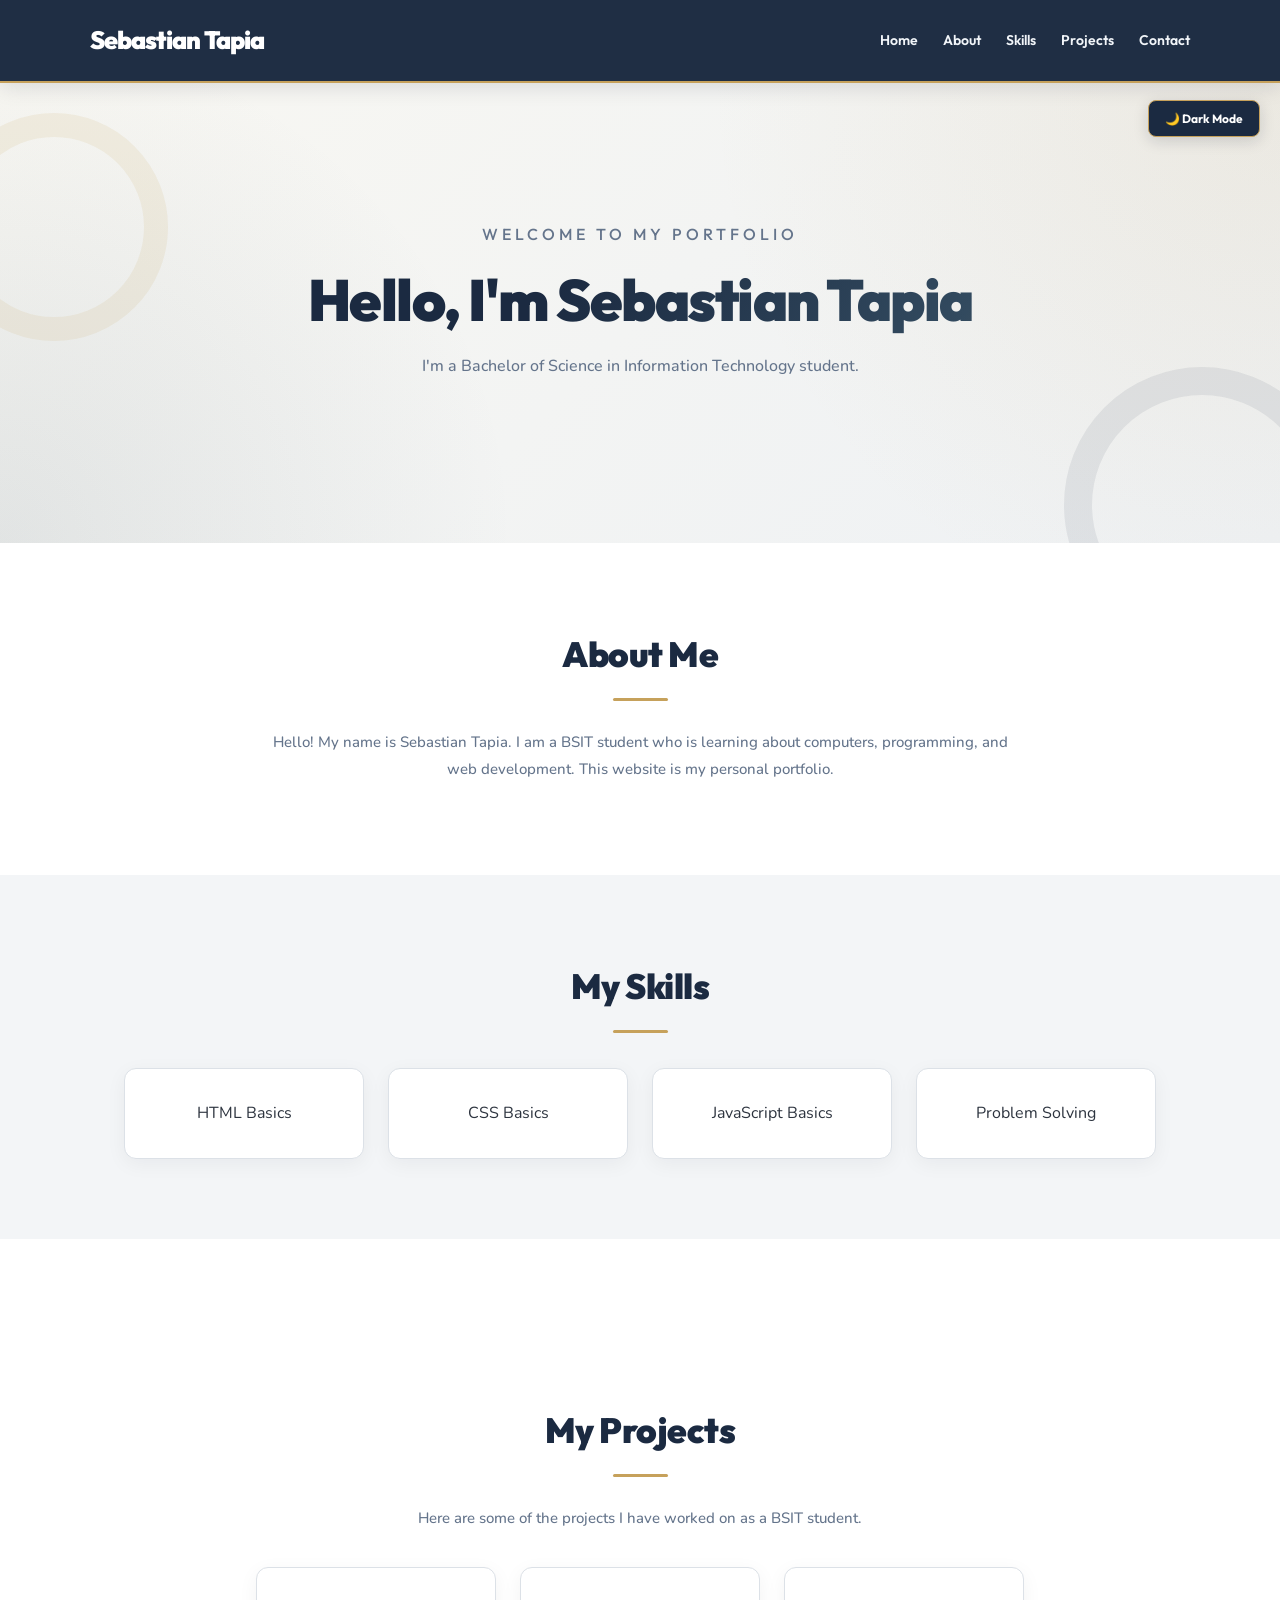
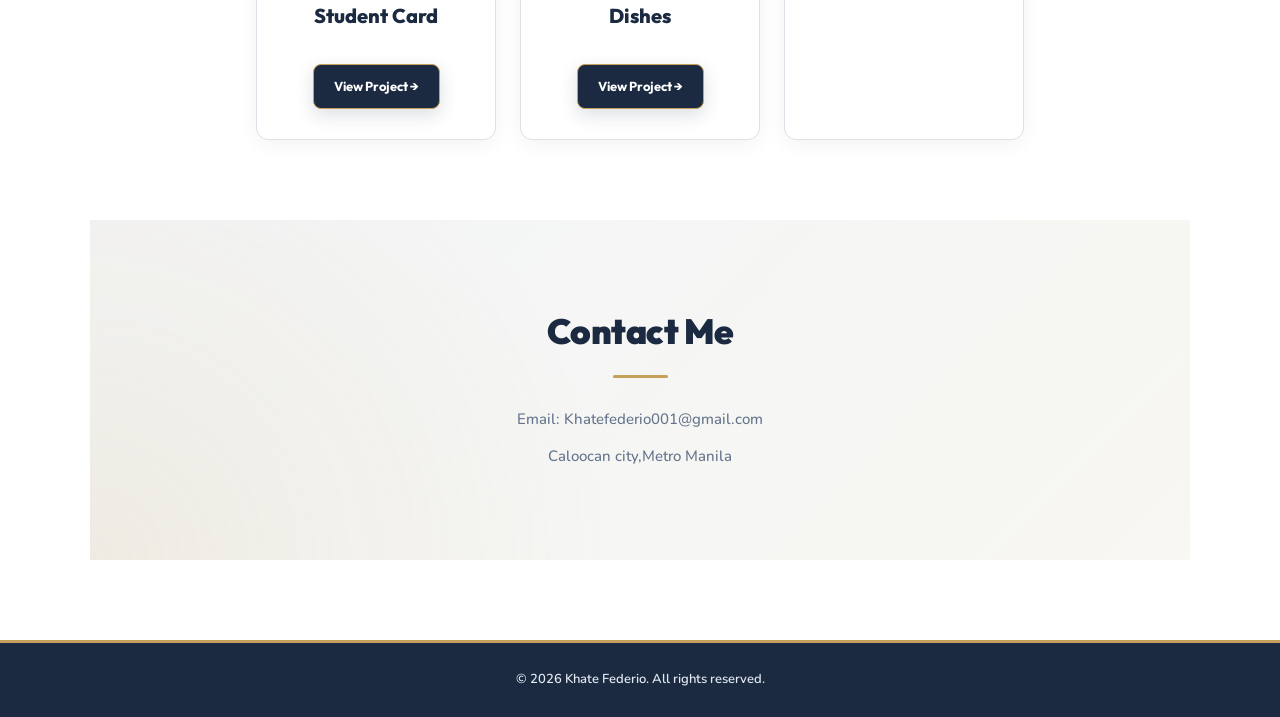
<file: index.html>
<!DOCTYPE html>
<html lang="en">
<head>
    <meta charset="UTF-8">
    <meta name="viewport" content="width=device-width, initial-scale=1.0">
    <title>Sebastian Tapia| Portfolio</title>
    <link rel="stylesheet" href="style.css">
</head>
<body>
    <header>
        <nav class="navbar">
            <h2 class="logo">Sebastian Tapia</h2>
            <ul class="nav-links">
                <li><a href="#home">Home</a></li>
                <li><a href="#about">About</a></li>
                <li><a href="#skills">Skills</a></li>
                <li><a href="#projects">Projects</a></li>
                <li><a href="#contact">Contact</a></li>
            </ul>
        </nav>
    </header>

    <main>
        <section id="home" class="hero">
            <p class="small-title">WELCOME TO MY PORTFOLIO</p>
            <h1>Hello, I'm <span>Sebastian Tapia    </span></h1>
            <p>I'm a Bachelor of Science in Information Technology student.</p>
            
            <p id="welcomeMessage" class="message"></p>
        </section>

        <section id="about" class="section">
            <h2>About Me</h2>
            <p>
                Hello! My name is Sebastian Tapia. I am a BSIT student who is
                learning about computers, programming, and web development.
                This website is my personal portfolio.
            </p>
        </section>

        <section id="skills" class="section alternate">
            <h2>My Skills</h2>
            <div class="cards">
                <div class="card">HTML Basics</div>
                <div class="card">CSS Basics</div>
                <div class="card">JavaScript Basics</div>
                <div class="card">Problem Solving</div>
            </div>
        </section>

        <section id="projects" class="section">
            <section id="projects" class="section"> <h2>My Projects</h2> <p>Here are some of the projects I have worked on as a BSIT student.</p> <div class="cards"> <div class="card"> <h3>Student Card</h3><a href="dheijwjw.html" class="project-link"> View Project → </a> </div> <div class="card"> <h3>Dishes</h3><a href="SJSJS.html" class="project-link"> View Project → </a> </div> <div class="card"></section> 

        <section id="contact" class="section alternate">
            <h2>Contact Me</h2>
            <p>Email: Khatefederio001@gmail.com</p>
            <p>Caloocan city,Metro Manila</p>
           
        </section>
    </main>

    <footer>
        <p>&copy; <span id="year"></span> Khate Federio. All rights reserved.</p>
    </footer>

    <script src="script.js"></script>
</body>
</html>
</file>
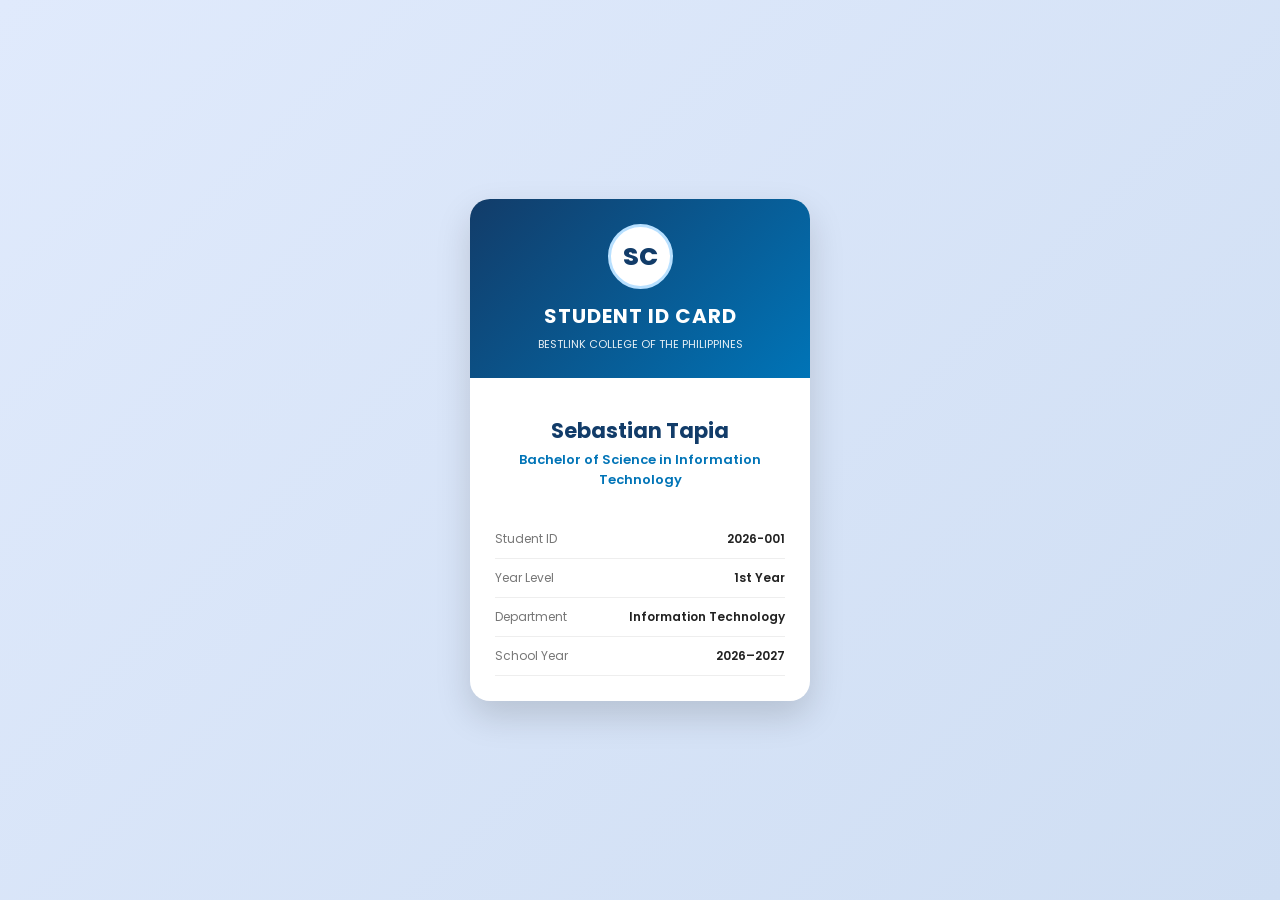
<file: dheijwjw.html>
<!DOCTYPE html>
<html lang="en">
<head>
    <meta charset="UTF-8">
    <meta name="viewport" content="width=device-width, initial-scale=1.0">
    <title>Student ID Card</title>

    <link href="https://fonts.googleapis.com/css2?family=Poppins:wght@400;500;600;700;800&display=swap" rel="stylesheet">

    <style>
        * {
            margin: 0;
            padding: 0;
            box-sizing: border-box;
        }

        body {
            font-family: 'Poppins', sans-serif;
            background: linear-gradient(135deg, #e0eafc, #cfdef3);
            min-height: 100vh;
            display: flex;
            justify-content: center;
            align-items: center;
            padding: 20px;
        }

        .student-card {
            width: 340px;
            background: white;
            border-radius: 20px;
            overflow: hidden;
            box-shadow: 0 15px 35px rgba(0, 0, 0, 0.15);
            transition: transform 0.3s ease;
        }

        .student-card:hover {
            transform: translateY(-8px);
        }

        .header {
            background: linear-gradient(135deg, #123c69, #0074b7);
            color: white;
            text-align: center;
            padding: 25px 15px;
        }

        .school-logo {
            width: 65px;
            height: 65px;
            background: white;
            color: #123c69;
            border-radius: 50%;
            display: flex;
            align-items: center;
            justify-content: center;
            font-size: 25px;
            font-weight: 800;
            margin: 0 auto 12px;
            border: 3px solid #b8e0ff;
        }

        .header h2 {
            font-size: 20px;
            letter-spacing: 1px;
        }

        .header p {
            font-size: 11px;
            margin-top: 5px;
            opacity: 0.9;
        }

        .profile {
            text-align: center;
            padding: 25px 20px 15px;
        }

        .profile img {
            width: 115px;
            height: 115px;
            object-fit: cover;
            border-radius: 50%;
            border: 5px solid #d8eaff;
            background: #eee;
        }

        .profile h3 {
            margin-top: 12px;
            color: #123c69;
            font-size: 21px;
        }

        .profile .course {
            color: #0074b7;
            font-size: 13px;
            font-weight: 600;
            margin-top: 4px;
        }

        .details {
            padding: 15px 25px 25px;
        }

        .detail-row {
            display: flex;
            justify-content: space-between;
            gap: 10px;
            padding: 10px 0;
            border-bottom: 1px solid #eeeeee;
            font-size: 12px;
        }

        .label {
            color: #777;
        }

        .value {
            color: #222;
            font-weight: 600;
            text-align: right;
        }

        .footer {
            background: #123c69;
            color: white;
            text-align: center;
            padding: 13px;
            font-size: 11px;
            letter-spacing: 1px;
        }

        .footer span {
            color: #8bd3ff;
        }

        @media (max-width: 380px) {
            .student-card {
                width: 100%;
            }
        }
    </style>
</head>
<body>

    <div class="student-card">

        <div class="header">
            <div class="school-logo">SC</div>
            <h2>STUDENT ID CARD</h2>
            <p>BESTLINK COLLEGE OF THE PHILIPPINES</p>
        </div>

        <div class="profile">
            
            <h3>Sebastian Tapia</h3>
            <p class="course">Bachelor of Science in Information Technology</p>
        </div>

        <div class="details">
            <div class="detail-row">
                <span class="label">Student ID</span>
                <span class="value">2026-001</span>
            </div>

            <div class="detail-row">
                <span class="label">Year Level</span>
                <span class="value">1st Year</span>
            </div>

            <div class="detail-row">
                <span class="label">Department</span>
                <span class="value">Information Technology</span>
            </div>

            <div class="detail-row">
                <span class="label">School Year</span>
                <span class="value">2026–2027</span>
            </div>
        </div>

        

    </div>

</body>
</html>
</file>
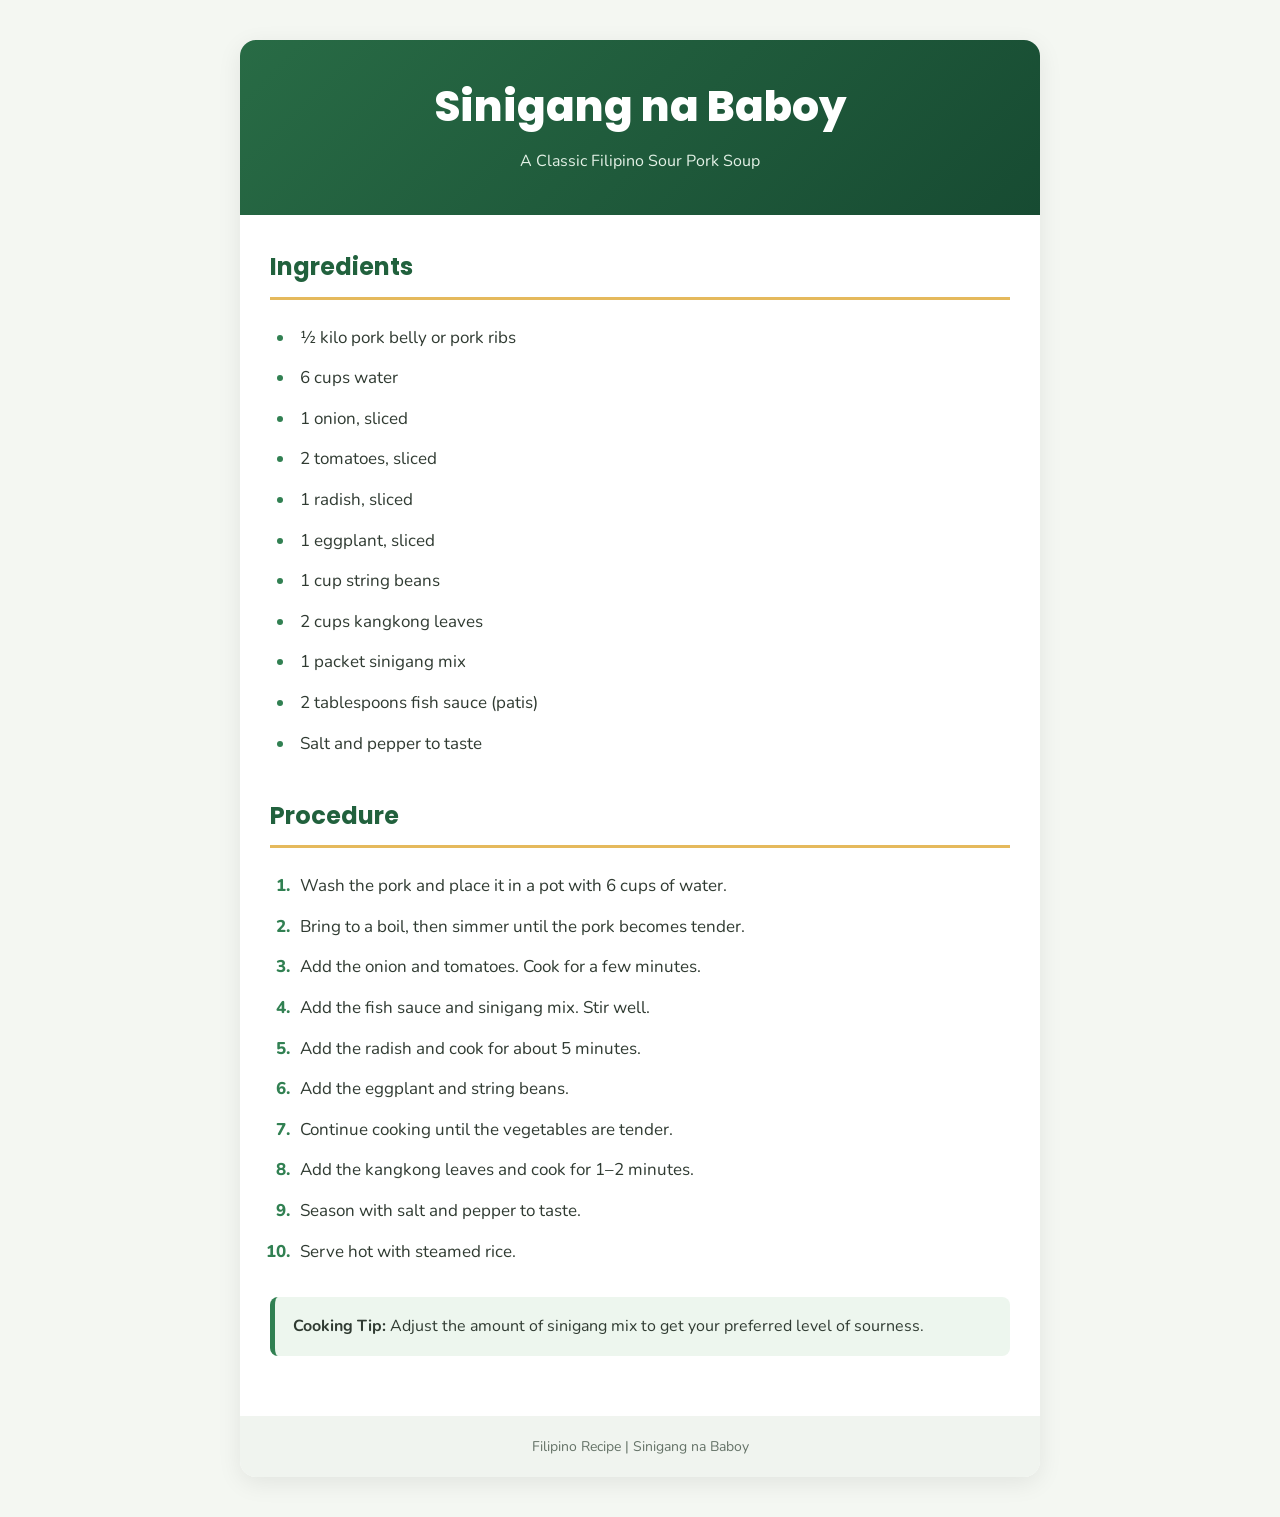
<file: SJSJS.html>
<!DOCTYPE html> <html lang="en"> <head> <meta charset="UTF-8"> <meta name="viewport" content="width=device-width, initial-scale=1.0"> <title>Sinigang na Baboy Recipe</title> <link rel="preconnect" href="https://fonts.googleapis.com"> <link rel="preconnect" href="https://fonts.gstatic.com" crossorigin> <link href="https://fonts.googleapis.com/css2?family=Nunito:wght@400;600;700;800&family=Poppins:wght@400;500;600;700;800&display=swap" rel="stylesheet"> <style> * { box-sizing: border-box; margin: 0; padding: 0; } body { font-family: 'Nunito', sans-serif; background-color: #f4f7f2; color: #303b32; line-height: 1.8; padding: 20px; } .container { max-width: 800px; margin: 20px auto; background: white; border-radius: 16px; overflow: hidden; box-shadow: 0 6px 25px rgba(0, 0, 0, 0.08); } header { background: linear-gradient(135deg, #286b45, #174b32); color: white; text-align: center; padding: 40px 20px; } header h1 { font-family: 'Poppins', sans-serif; font-size: clamp(28px, 6vw, 42px); font-weight: 800; line-height: 1.3; margin-bottom: 12px; } header p { font-size: 16px; color: #e3f1e6; } .content { padding: 30px; } .section { margin-bottom: 30px; } h2 { font-family: 'Poppins', sans-serif; font-size: 24px; color: #21613d; border-bottom: 3px solid #e5b95c; padding-bottom: 8px; margin-bottom: 18px; } ul, ol { padding-left: 25px; } li { font-size: 17px; padding: 5px 0; padding-left: 5px; } li::marker { color: #318052; font-weight: 800; } .tip { background: #edf6ee; border-left: 5px solid #318052; padding: 15px 18px; border-radius: 8px; margin-top: 25px; font-size: 16px; } footer { text-align: center; background: #f0f4ef; padding: 18px; color: #647267; font-size: 14px; } @media (max-width: 600px) { body { padding: 10px; } .container { margin: 5px auto; } header { padding: 30px 16px; } .content { padding: 22px 18px; } h2 { font-size: 21px; } li { font-size: 16px; line-height: 1.6; } } </style> </head> <body> <div class="container"> <header> <h1>Sinigang na Baboy</h1> <p>A Classic Filipino Sour Pork Soup</p> </header> <main class="content"> <section class="section"> <h2>Ingredients</h2> <ul> <li>½ kilo pork belly or pork ribs</li> <li>6 cups water</li> <li>1 onion, sliced</li> <li>2 tomatoes, sliced</li> <li>1 radish, sliced</li> <li>1 eggplant, sliced</li> <li>1 cup string beans</li> <li>2 cups kangkong leaves</li> <li>1 packet sinigang mix</li> <li>2 tablespoons fish sauce (patis)</li> <li>Salt and pepper to taste</li> </ul> </section> <section class="section"> <h2>Procedure</h2> <ol> <li>Wash the pork and place it in a pot with 6 cups of water.</li> <li>Bring to a boil, then simmer until the pork becomes tender.</li> <li>Add the onion and tomatoes. Cook for a few minutes.</li> <li>Add the fish sauce and sinigang mix. Stir well.</li> <li>Add the radish and cook for about 5 minutes.</li> <li>Add the eggplant and string beans.</li> <li>Continue cooking until the vegetables are tender.</li> <li>Add the kangkong leaves and cook for 1–2 minutes.</li> <li>Season with salt and pepper to taste.</li> <li>Serve hot with steamed rice.</li> </ol> <div class="tip"> <strong>Cooking Tip:</strong> Adjust the amount of sinigang mix to get your preferred level of sourness. </div> </section> </main> <footer> Filipino Recipe | Sinigang na Baboy </footer> </div> </body> </html>
</file>
<file: style.css>
@import url('https://fonts.googleapis.com/css2?family=Nunito:wght@400;500;600;700;800;900&family=Outfit:wght@400;500;600;700;800;900&display=swap'); :root { --dark-purple: #1B2A41; --deep-purple: #324A5F; --purple: #1B2A41; --violet: #C6A15B; --lavender: #F8F7F2; --pink: #D9C08A; --light-purple: #EEF1F4; --text: #2D343F; --muted: #64748B; --gradient: linear-gradient(120deg, #1B2A41, #324A5F, #C6A15B); --border: #DCE1E7; --white: #FFFFFF; } * { box-sizing: border-box; margin: 0; padding: 0; } html { scroll-behavior: smooth; scroll-padding-top: 90px; } body { font-family: 'Nunito', sans-serif; line-height: 1.8; color: var(--text); background: var(--white); transition: background 0.3s ease, color 0.3s ease; } ::selection { background: #C6A15B; color: #1B2A41; } /* NAVIGATION BAR */ header { background: rgba(27, 42, 65, 0.98); color: white; padding: 18px 7%; position: sticky; top: 0; z-index: 100; box-shadow: 0 4px 20px rgba(15, 23, 42, 0.12); backdrop-filter: blur(12px); border-bottom: 2px solid #C6A15B; } .navbar { display: flex; justify-content: space-between; align-items: center; gap: 20px; flex-wrap: wrap; } .logo { font-family: 'Outfit', sans-serif; font-size: 25px; font-weight: 900; letter-spacing: -1px; color: #FFFFFF; transition: color 0.3s ease, transform 0.3s ease; } .logo:hover { color: #D9C08A; transform: translateY(-2px); } .nav-links { list-style: none; display: flex; gap: 25px; flex-wrap: wrap; } .nav-links a { color: #F1F5F9; text-decoration: none; font-family: 'Outfit', sans-serif; font-size: 14px; font-weight: 600; position: relative; transition: color 0.3s ease; } .nav-links a::after { content: ""; position: absolute; left: 50%; bottom: -6px; width: 0; height: 2px; border-radius: 10px; background: #C6A15B; transition: width 0.3s ease, left 0.3s ease; } .nav-links a:hover { color: #D9C08A; } .nav-links a:hover::after { width: 100%; left: 0; } /* HOME SECTION */ .hero { min-height: 460px; padding: 100px 7%; display: flex; flex-direction: column; justify-content: center; align-items: center; text-align: center; background: radial-gradient(circle at top right, rgba(198, 161, 91, 0.12), transparent 42%), radial-gradient(circle at bottom left, rgba(50, 74, 95, 0.10), transparent 38%), linear-gradient(135deg, #F8F7F2, #EEF1F4); position: relative; overflow: hidden; } .hero::before { content: ""; position: absolute; width: 180px; height: 180px; border: 24px solid rgba(198, 161, 91, 0.12); border-radius: 50%; top: 30px; left: -60px; animation: floatCircle 7s ease-in-out infinite; } .hero::after { content: ""; position: absolute; width: 220px; height: 220px; border: 28px solid rgba(27, 42, 65, 0.08); border-radius: 50%; bottom: -100px; right: -60px; animation: floatCircle 9s ease-in-out infinite reverse; } .hero > * { position: relative; z-index: 1; } .small-title { color: #8A6B2F; font-family: 'Outfit', sans-serif; font-size: 13px; font-weight: 800; letter-spacing: 4px; margin-bottom: 15px; text-transform: uppercase; animation: fadeUp 0.8s ease both; } .hero h1 { font-family: 'Outfit', sans-serif; margin: 10px 0 15px; font-size: clamp(34px, 5vw, 58px); font-weight: 900; line-height: 1.25; letter-spacing: -1.5px; color: #1B2A41; animation: fadeUp 1s ease both; } .hero h1 span { display: inline-block; background: linear-gradient(120deg, #1B2A41, #324A5F, #A9843D); background-size: 200% auto; -webkit-background-clip: text; -webkit-text-fill-color: transparent; animation: gradientMove 5s linear infinite; transition: transform 0.3s ease; } .hero h1 span:hover { transform: translateY(-4px); } .hero p { max-width: 650px; margin-bottom: 5px; font-size: 16px; font-weight: 500; color: #64748B; animation: fadeUp 1.2s ease both; } /* BUTTONS */ button, .project-link { display: inline-block; margin-top: 24px; padding: 13px 28px; border: 1px solid #C6A15B; border-radius: 8px; background: #1B2A41; color: white; font-family: 'Outfit', sans-serif; font-size: 14px; font-weight: 700; text-decoration: none; cursor: pointer; box-shadow: 0 6px 18px rgba(27, 42, 65, 0.15); transition: transform 0.3s ease, box-shadow 0.3s ease, background 0.3s ease, color 0.3s ease; } button:hover, .project-link:hover { transform: translateY(-4px); background: #C6A15B; color: #1B2A41; box-shadow: 0 10px 25px rgba(27, 42, 65, 0.18); } button:active, .project-link:active { transform: scale(0.96); } button:focus-visible, .project-link:focus-visible, .nav-links a:focus-visible { outline: 3px solid #C6A15B; outline-offset: 4px; } .message { margin-top: 15px; color: #8A6B2F; font-size: 14px; font-weight: 800; animation: fadeUp 0.5s ease; } /* GENERAL SECTIONS */ .section { padding: 80px 7%; text-align: center; } .section h2 { font-family: 'Outfit', sans-serif; color: #1B2A41; font-size: clamp(27px, 4vw, 35px); font-weight: 900; margin-bottom: 28px; letter-spacing: -0.5px; transition: color 0.3s ease; } .section h2:hover { color: #8A6B2F; } .section h2::after { content: ""; display: block; width: 55px; height: 3px; margin: 12px auto 0; background: #C6A15B; border-radius: 10px; transition: width 0.4s ease; } .section h2:hover::after { width: 100px; } .section p { max-width: 750px; margin: 0 auto 12px; font-size: 15px; font-weight: 500; color: #64748B; } .alternate { background: #F3F5F7; } /* SKILLS AND PROJECT CARDS */ .cards { display: flex; justify-content: center; align-items: stretch; gap: 24px; flex-wrap: wrap; max-width: 1100px; margin: 35px auto 0; } .card { background: #FFFFFF; border: 1px solid #DCE1E7; border-radius: 12px; padding: 30px 24px; width: 240px; box-shadow: 0 5px 20px rgba(15, 23, 42, 0.05); position: relative; overflow: hidden; transition: transform 0.35s ease, box-shadow 0.35s ease, border-color 0.35s ease; } .card::before { content: ""; position: absolute; top: 0; left: 0; width: 100%; height: 3px; background: #C6A15B; transform: scaleX(0); transform-origin: left; transition: transform 0.35s ease; } .card:hover { transform: translateY(-8px); border-color: #C6A15B; box-shadow: 0 15px 35px rgba(27, 42, 65, 0.12); } .card:hover::before { transform: scaleX(1); } .card h3 { font-family: 'Outfit', sans-serif; color: #1B2A41; font-size: 20px; font-weight: 800; margin-bottom: 12px; transition: color 0.3s ease; } .card:hover h3 { color: #8A6B2F; } .card p { font-size: 14px; line-height: 1.8; margin-bottom: 0; } /* PROJECT LINKS */ .project-link { margin-top: 18px; padding: 10px 20px; font-size: 13px; border-radius: 8px; } /* CONTACT SECTION */ #contact { background: radial-gradient(circle at bottom left, rgba(198, 161, 91, 0.12), transparent 45%), linear-gradient(135deg, #F3F5F7, #F8F7F2); } #contact p { margin-bottom: 10px; } #contact a { color: #324A5F; font-weight: 800; text-decoration: none; transition: color 0.3s ease; overflow-wrap: anywhere; } #contact a:hover { color: #8A6B2F; text-decoration: underline; } .edit-note { font-size: 12px !important; color: #64748B !important; margin-top: 18px !important; } /* FOOTER */ footer { padding: 25px 7%; text-align: center; background: #1B2A41; border-top: 3px solid #C6A15B; color: white; font-size: 13px; } footer p { margin: 0; color: #E2E8F0; font-weight: 600; } /* ANIMATIONS */ @keyframes gradientMove { 0% { background-position: 0% center; } 100% { background-position: 200% center; } } @keyframes floatCircle { 0%, 100% { transform: translateY(0) rotate(0deg); } 50% { transform: translateY(-18px) rotate(8deg); } } @keyframes fadeUp { from { opacity: 0; transform: translateY(18px); } to { opacity: 1; transform: translateY(0); } } /* MOBILE RESPONSIVENESS */ @media (max-width: 700px) { header { padding: 16px 5%; } .navbar { flex-direction: column; gap: 12px; } .logo { font-size: 23px; } .nav-links { justify-content: center; gap: 12px 18px; } .nav-links a { font-size: 13px; } .hero { min-height: 370px; padding: 75px 5%; } .hero h1 { letter-spacing: -0.8px; } .hero p { font-size: 14px; } .small-title { font-size: 10px; letter-spacing: 3px; } .section { padding: 60px 5%; } .section p { font-size: 14px; } .cards { gap: 18px; } .card { width: 100%; max-width: 350px; } .hero::before { width: 120px; height: 120px; border-width: 18px; } .hero::after { width: 150px; height: 150px; border-width: 20px; } } /* ACCESSIBILITY */ @media (prefers-reduced-motion: reduce) { html { scroll-behavior: auto; } *, *::before, *::after { animation-duration: 0.01ms !important; animation-iteration-count: 1 !important; transition-duration: 0.01ms !important; } } /* DARK MODE BUTTON */ #themeToggle { position: fixed; top: 100px; right: 20px; z-index: 999; margin: 0; padding: 10px 16px; border-radius: 8px; background: #1B2A41; color: white; border: 1px solid #C6A15B; font-size: 12px; box-shadow: 0 4px 15px rgba(15, 23, 42, 0.15); } #themeToggle:hover { transform: translateY(-3px); background: #C6A15B; color: #1B2A41; } /* DARK MODE THEME */ body.dark-mode { background: #0D1524; color: #E2E8F0; } body.dark-mode header { background: #080F1C; border-bottom-color: #C6A15B; } body.dark-mode .hero { background: radial-gradient(circle at top right, rgba(198, 161, 91, 0.10), transparent 42%), linear-gradient(135deg, #0D1524, #1B2A41); } body.dark-mode .hero h1, body.dark-mode .section h2 { color: #F8FAFC; } body.dark-mode .hero p, body.dark-mode .section p, body.dark-mode .card p { color: #CBD5E1; } body.dark-mode .small-title { color: #D9C08A; } body.dark-mode .section, body.dark-mode .alternate { background: #0D1524; } body.dark-mode .card { background: #172235; border-color: #324A5F; } body.dark-mode .card h3 { color: #D9C08A; } body.dark-mode .card:hover { border-color: #C6A15B; } body.dark-mode #contact { background: linear-gradient(135deg, #111C2E, #1B2A41); } body.dark-mode #contact a { color: #D9C08A; } body.dark-mode .edit-note { color: #94A3B8 !important; } body.dark-mode footer { background: #080F1C; } body.dark-mode .nav-links a { color: #E2E8F0; } body.dark-mode .nav-links a:hover { color: #D9C08A; } body.dark-mode #themeToggle { background: #C6A15B; color: #1B2A41; } /* BACK TO TOP BUTTON */ #backToTop { position: fixed; right: 20px; bottom: 25px; z-index: 999; width: 45px; height: 45px; padding: 0; margin: 0; border-radius: 50%; font-size: 25px; font-weight: bold; display: flex; align-items: center; justify-content: center; opacity: 0; visibility: hidden; transform: translateY(15px); transition: opacity 0.3s ease, visibility 0.3s ease, transform 0.3s ease; } #backToTop.show { opacity: 1; visibility: visible; transform: translateY(0); } #backToTop:hover { transform: translateY(-5px); } /* MOBILE ADJUSTMENTS */ @media (max-width: 700px) { #themeToggle { top: auto; right: 15px; bottom: 85px; padding: 9px 13px; font-size: 11px; } #backToTop { right: 15px; bottom: 20px; width: 42px; height: 42px; } }
</file>
